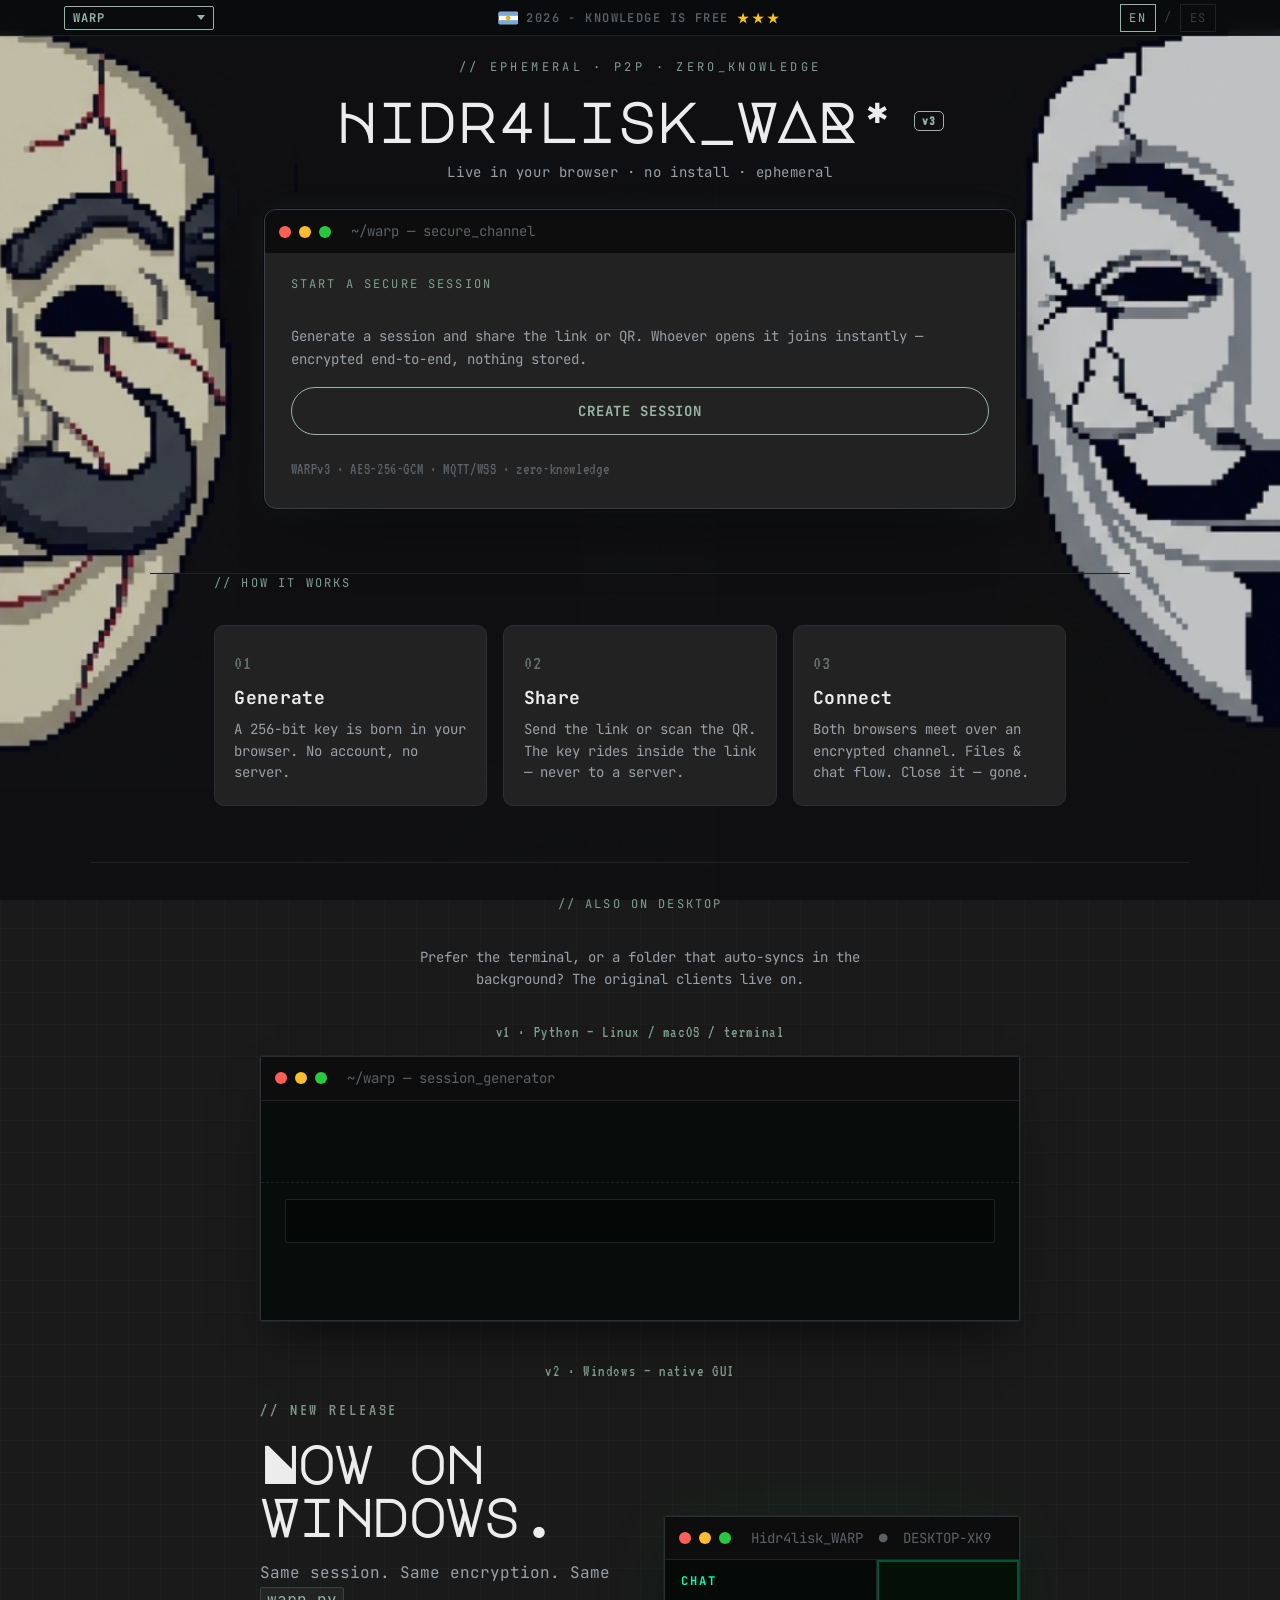
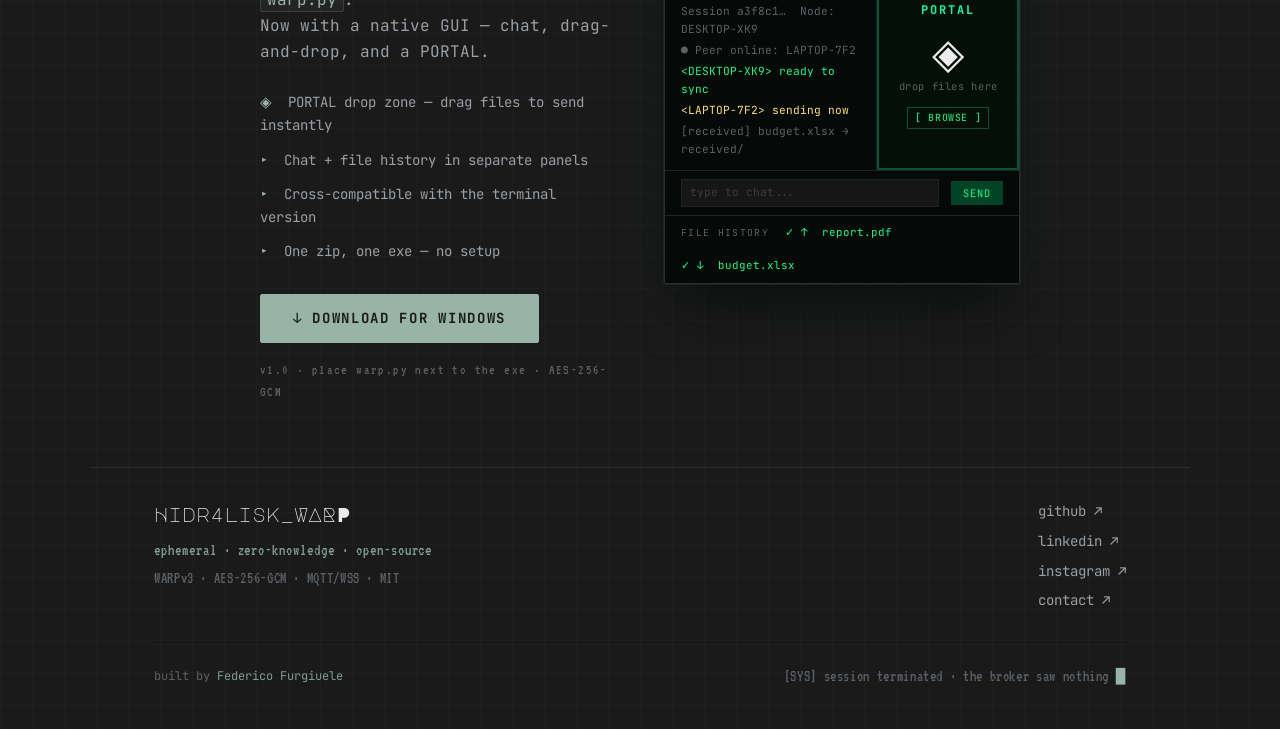
<file: index.html>
<!DOCTYPE html>
<html lang="en">

<head>
    <meta charset="UTF-8">
    <meta name="viewport" content="width=device-width, initial-scale=1.0, viewport-fit=cover">
    <meta name="description"
        content="Hidr4lisk_WARP v3 — Ephemeral, zero-knowledge encrypted file transfer & chat, right in your browser. Generate a session, share a link or QR, connect instantly. Nothing stored.">
    <title>Hidr4lisk_WARP // Ephemeral P2P in your browser</title>
    <link rel="preconnect" href="https://fonts.googleapis.com">
    <link rel="preconnect" href="https://fonts.gstatic.com" crossorigin>
    <link href="https://fonts.googleapis.com/css2?family=JetBrains+Mono:wght@400;500;700;800&family=Major+Mono+Display&family=VT323&display=swap" rel="stylesheet">
    <link rel="stylesheet" href="index.css">
    <link rel="stylesheet" href="app.css">
</head>

<body>
    <div class="bg-fixed" aria-hidden="true"></div>
    <div id="glitch-overlay" aria-hidden="true"></div>
    <a class="skip-link" href="#main-content">Skip to main content</a>

    <!-- ── Top bar (navbar) ─────────────────────────────────────────── -->
    <div class="top-bar" role="complementary" aria-label="System status">
        <div class="top-bar__inner">
            <div class="top-bar__left">
                <select class="tool-select" aria-label="Hidr4lisk tools"
                        onchange="window.location.href=this.value">
                    <option value="https://hidralisk.online">Hidr4lisk_</option>
                    <option value="https://hidr4lisk.github.io/swarm">SWARM</option>
                    <option value="https://hidr4lisk.github.io/hidralisk-os">HIDRALISK OS</option>
                    <option value="https://hidr4lisk.github.io/pentool">PENTOOL</option>
                    <option value="https://hidr4lisk.github.io/tech">TECH</option>
                    <option value="https://hidr4lisk.github.io/shield">SHIELD</option>
                    <option value="https://hidr4lisk.github.io/warp" selected>WARP</option>
                </select>
            </div>
            <div class="gov-banner" aria-hidden="true">
                <span class="gov-flag" title="Argentina"><svg width="20" height="13" viewBox="0 0 30 20" role="img" aria-label="Argentina"><rect width="30" height="20" fill="#fff"/><rect width="30" height="6.667" fill="#75AADB"/><rect width="30" height="6.667" y="13.333" fill="#75AADB"/><polygon fill="#F6B40E" points="19.2,10 17.495,8.966 17.969,7.031 16.034,7.505 15,5.8 13.966,7.505 12.031,7.031 12.505,8.966 10.8,10 12.505,11.034 12.031,12.969 13.966,12.495 15,14.2 16.034,12.495 17.969,12.969 17.495,11.034"/><circle cx="15" cy="10" r="2.7" fill="#F6B40E" stroke="#85340A" stroke-width=".25"/></svg></span>
                <span data-i18n="nav_motto">2026 - Knowledge is free</span>
                <span class="gov-stars">★★★</span>
            </div>
            <div class="top-bar__right">
                <nav class="lang-toggle" aria-label="Language selector">
                    <button class="lang-btn active" id="lang-en" onclick="setLang('en')" aria-pressed="true">EN</button>
                    <span class="lang-sep" aria-hidden="true">/</span>
                    <button class="lang-btn" id="lang-es" onclick="setLang('es')" aria-pressed="false">ES</button>
                </nav>
            </div>
        </div>
    </div>

    <div class="page-wrapper" id="main-content">

        <!-- ══════════════════════════════════════════════════════════════
             HERO — el cliente v3 EN VIVO es el héroe
             ══════════════════════════════════════════════════════════════ -->
        <header class="hero3">
            <p class="hero3__eyebrow"><span data-i18n="hero_eyebrow">// EPHEMERAL · P2P · ZERO_KNOWLEDGE</span></p>
            <h1 class="hero3__title"><span class="hero3__title-text">Hidr4lisk_WARP</span><span class="hero3__ver vt323">v3</span></h1>
            <p class="hero3__kicker" data-i18n="hero_kicker">Live in your browser · no install · ephemeral</p>

            <!-- Cliente dentro del marco terminal -->
            <div class="client">
                <div class="terminal-header">
                    <span class="btn close" aria-hidden="true"></span>
                    <span class="btn min" aria-hidden="true"></span>
                    <span class="btn max" aria-hidden="true"></span>
                    <span class="title">~/warp — secure_channel</span>
                </div>
                <div class="client__body">

                    <!-- Screen: start -->
                    <section class="screen" id="screen-start">
                        <p class="section-eyebrow" data-i18n="start_title">Start a secure session</p>
                        <p class="muted" data-i18n="start_desc">Generate a session and share the link or QR.</p>
                        <button id="create-btn" class="btn-primary" data-i18n="btn_create">CREATE SESSION</button>
                        <p id="start-error" class="err hidden"></p>
                        <p class="about-tags vt323">WARPv3 · AES-256-GCM · MQTT/WSS · zero-knowledge</p>
                    </section>

                    <!-- Screen: room -->
                    <section class="screen hidden" id="screen-room">
                        <div class="peer-status" id="peer-status"></div>

                        <!-- Invitar (colapsable) -->
                        <div class="invite" id="invite">
                            <button class="invite-reopen" id="invite-reopen" type="button">
                                <span data-i18n="invite_title">// INVITE A PEER</span> <span aria-hidden="true">▾</span>
                            </button>
                            <div class="invite-body">
                                <button class="invite-close" id="invite-close" type="button" aria-label="Close">×</button>
                                <p class="section-eyebrow" data-i18n="invite_title">// INVITE A PEER</p>
                                <p class="muted" data-i18n="invite_desc">Send this link or let them scan the QR.</p>
                                <div class="qr-wrap">
                                    <div class="qr" id="qr" aria-label="Session QR code"></div>
                                    <span class="qr-logo">Hidr4lisk_</span>
                                </div>
                                <input id="share-link" class="share-link" readonly aria-label="Session link">
                                <div class="btn-row">
                                    <button id="share-btn" class="btn-primary" data-i18n="btn_share">↗ SHARE LINK</button>
                                    <button id="copy-btn" class="btn-ghost" data-i18n="btn_copy">⧉ COPY</button>
                                    <button id="qr-save-btn" class="btn-ghost" data-i18n="btn_qr">⤓ SAVE QR</button>
                                </div>
                            </div>
                        </div>

                        <div class="room-grid">
                            <!-- Chat -->
                            <div class="panel chat-card">
                                <p class="section-eyebrow" data-i18n="chat_title">// CHAT</p>
                                <div class="chat-log" id="chat-log" aria-live="polite"></div>
                                <div class="chat-input-row">
                                    <input id="chat-input" class="text-input" maxlength="2000" autocomplete="off"
                                           data-i18n-placeholder="chat_placeholder" placeholder="Type a message…">
                                    <button id="chat-send" class="btn-send" aria-label="Send">↵</button>
                                </div>
                            </div>

                            <!-- PORTAL (estilo Rick & Morty) -->
                            <div class="panel portal-card">
                                <p class="section-eyebrow" data-i18n="portal_title">// PORTAL</p>
                                <div class="portal" id="portal" role="button" tabindex="0" aria-label="Drop files to send">
                                    <span class="portal-ring" aria-hidden="true"></span>
                                    <span class="portal-ring portal-ring--2" aria-hidden="true"></span>
                                    <span class="portal-core" aria-hidden="true"></span>
                                    <span class="portal-hint" data-i18n="portal_hint">Drop files here or tap to choose</span>
                                    <input type="file" id="file-input" multiple hidden>
                                </div>
                                <p class="section-eyebrow xfer-eyebrow" data-i18n="transfers_title">// TRANSFERS</p>
                                <div class="transfers" id="transfers"></div>
                            </div>
                        </div>

                        <a class="leave" href="index.html" data-i18n="leave">↺ NEW SESSION</a>
                    </section>

                </div>
            </div>
        </header>

        <!-- ══════════════════════════════════════════════════════════════
             HOW IT WORKS — secuencia real (3 pasos)
             ══════════════════════════════════════════════════════════════ -->
        <section class="web-how" aria-labelledby="web-how-label">
            <p class="section-eyebrow" id="web-how-label" data-i18n="web_how_title">// HOW IT WORKS</p>
            <ol class="web-how__steps">
                <li class="web-step" data-animatable>
                    <span class="web-step__n vt323">01</span>
                    <h3 class="web-step__t" data-i18n="web_s1_t">Generate</h3>
                    <p class="web-step__d" data-i18n="web_s1_d">A 256-bit key is born in your browser.</p>
                </li>
                <li class="web-step" data-animatable>
                    <span class="web-step__n vt323">02</span>
                    <h3 class="web-step__t" data-i18n="web_s2_t">Share</h3>
                    <p class="web-step__d" data-i18n="web_s2_d">Send the link or scan the QR.</p>
                </li>
                <li class="web-step" data-animatable>
                    <span class="web-step__n vt323">03</span>
                    <h3 class="web-step__t" data-i18n="web_s3_t">Connect</h3>
                    <p class="web-step__d" data-i18n="web_s3_d">An encrypted channel forms. Files & chat flow.</p>
                </li>
            </ol>
        </section>

        <main>
        <!-- ══════════════════════════════════════════════════════════════
             LEGACY — los clientes de escritorio (v1 Python, v2 Windows)
             ══════════════════════════════════════════════════════════════ -->
        <section class="legacy" id="desktop" aria-labelledby="legacy-label">
            <div class="legacy__head">
                <p class="section-eyebrow" id="legacy-label" data-i18n="legacy_eyebrow">// ALSO ON DESKTOP</p>
                <p class="legacy__lead" data-i18n="legacy_lead">Prefer the terminal, or a folder that auto-syncs? The original clients live on.</p>
            </div>

            <!-- v1 · Python -->
            <div class="legacy__client">
                <p class="legacy__tag vt323" data-i18n="legacy_v1">v1 · Python — Linux / macOS / terminal</p>
                <div class="terminal-window">
                    <div class="terminal-header">
                        <span class="btn close" aria-hidden="true"></span>
                        <span class="btn min" aria-hidden="true"></span>
                        <span class="btn max" aria-hidden="true"></span>
                        <span class="title">~/warp — session_generator</span>
                    </div>
                    <div class="terminal-body" id="terminal-output">
                        <p class="user-input" id="terminal-init-line" data-i18n="terminal_init">&gt; Initialize secure session?</p>
                    </div>
                    <div class="action-container">
                        <input type="text" id="broker-url" data-i18n-placeholder="broker_placeholder"
                            placeholder="Custom Broker (optional, e.g.: my-server.com:1883)" class="cyber-input"
                            aria-label="Custom broker address">
                        <div class="action-buttons">
                            <button id="generate-btn" class="cta-primary" aria-label="Generate session">
                                <span data-i18n="btn_generate">GENERATE SESSION</span>
                            </button>
                            <a class="cta-secondary" href="https://github.com/hidr4lisk/warp" target="_blank" rel="noopener" aria-label="Read the documentation on GitHub">
                                <span data-i18n="cta_secondary">READ THE DOCS →</span>
                            </a>
                        </div>
                    </div>
                </div>
                <!-- Deploy sidebar (post-generation) + dummies de compat para generator.js -->
                <div class="carousel" aria-hidden="true" style="display:none">
                    <div class="carousel-track">
                        <div class="carousel-slide"><div class="feature-card"></div></div>
                        <div class="carousel-slide"><div class="feature-card"></div></div>
                        <div class="carousel-slide"><div class="feature-card"></div></div>
                    </div>
                    <div class="carousel-dots">
                        <button class="carousel-dot active" data-slide="0"></button>
                        <button class="carousel-dot" data-slide="1"></button>
                        <button class="carousel-dot" data-slide="2"></button>
                    </div>
                </div>
                <section class="deploy-sidebar hidden" aria-label="Deployment info">
                    <p class="success-msg" data-i18n="success_msg">// Session keys injected. Node ready for deployment.</p>
                    <div class="sidebar-buttons">
                        <button id="download-warp" class="cta-primary sidebar-btn sub-action" data-i18n="btn_download">↓ DOWNLOAD warp.py</button>
                        <button id="reset-btn" class="cta-secondary sidebar-btn sub-action" data-i18n="btn_reset">↺ NEW SESSION</button>
                    </div>
                    <div class="protocol-note">
                        <span class="note-label" data-i18n="protocol_label">// HOW IT WORKS</span>
                        <span data-i18n="protocol_text">Files are chunked, encrypted (AES-256-GCM), and pushed over MQTT. Nodes identify by hostname. Keys never leave your machine. Shut it down — session is gone.</span>
                    </div>
                </section>
                <div class="panel-about" aria-hidden="true" style="display:none"></div>
            </div>

            <!-- v2 · Windows GUI -->
            <div class="legacy__client" id="windows">
                <p class="legacy__tag vt323" data-i18n="legacy_v2">v2 · Windows — native GUI</p>
                <div class="win-launch__layout">
                    <div class="win-launch__copy">
                        <div class="win-launch__new vt323" data-i18n="win_new_badge">// NEW RELEASE</div>
                        <h2 class="win-launch__title" data-i18n="win_title">Now on Windows.</h2>
                        <p class="win-launch__sub" data-i18n-html="win_sub">Same session. Same encryption. Same <code class="inline">warp.py</code>.<br>Now with a native GUI — chat, drag-and-drop, and a PORTAL.</p>
                        <ul class="win-launch__bullets">
                            <li><span class="win-bullet-portal">◈</span> PORTAL drop zone — drag files to send instantly</li>
                            <li><span class="bullet-arrow">▸</span> Chat + file history in separate panels</li>
                            <li><span class="bullet-arrow">▸</span> Cross-compatible with the terminal version</li>
                            <li><span class="bullet-arrow">▸</span> One zip, one exe — no setup</li>
                        </ul>
                        <div class="win-launch__actions">
                            <a href="https://github.com/hidr4lisk/warp/releases/latest" class="cta-primary" target="_blank" rel="noopener" data-i18n="win_download_btn">↓ DOWNLOAD FOR WINDOWS</a>
                        </div>
                        <p class="win-launch__note vt323" data-i18n="win_note">v1.0 · place warp.py next to the exe · AES-256-GCM</p>
                    </div>
                    <div class="win-launch__preview" aria-hidden="true">
                        <div class="win-mockup">
                            <div class="win-mockup__bar">
                                <span class="btn close"></span><span class="btn min"></span><span class="btn max"></span>
                                <span class="title">Hidr4lisk_WARP &nbsp;●&nbsp; DESKTOP-XK9</span>
                            </div>
                            <div class="win-mockup__body">
                                <div class="win-mockup__chat">
                                    <div class="wm-label">CHAT</div>
                                    <div class="wm-line wm-sys">Session a3f8c1… &nbsp;Node: DESKTOP-XK9</div>
                                    <div class="wm-line wm-sys">● Peer online: LAPTOP-7F2</div>
                                    <div class="wm-line wm-me">&lt;DESKTOP-XK9&gt; ready to sync</div>
                                    <div class="wm-line wm-peer">&lt;LAPTOP-7F2&gt; sending now</div>
                                    <div class="wm-line wm-sys">[received] budget.xlsx → received/</div>
                                </div>
                                <div class="win-mockup__portal">
                                    <div class="wm-label">PORTAL</div>
                                    <div class="wm-portal-icon">◈</div>
                                    <div class="wm-portal-hint">drop files here</div>
                                    <div class="wm-portal-browse">[ BROWSE ]</div>
                                </div>
                            </div>
                            <div class="win-mockup__input">
                                <div class="wm-input-field">type to chat...</div>
                                <div class="wm-send">SEND</div>
                            </div>
                            <div class="win-mockup__history">
                                <span class="wm-hist-label">FILE HISTORY</span>
                                <span class="wm-hist-item">✓ ↑&nbsp; report.pdf</span>
                                <span class="wm-hist-item">✓ ↓&nbsp; budget.xlsx</span>
                            </div>
                        </div>
                    </div>
                </div>
            </div>
        </section>
        </main>

        <!-- ══════════════════════════════════════════════════════════════ FOOTER ═══ -->
        <footer class="foot">
            <div class="foot__top">
                <div class="foot__brand">
                    <p class="foot__word">Hidr4lisk_WARP</p>
                    <p class="foot__tag vt323">ephemeral · zero-knowledge · open-source</p>
                    <p class="foot__chips vt323">WARPv3 · AES-256-GCM · MQTT/WSS · MIT</p>
                </div>
                <nav class="foot__links" aria-label="Links">
                    <a href="https://github.com/hidr4lisk/warp" target="_blank" rel="noopener">github ↗</a>
                    <a href="https://linkedin.com/in/federico-furgiuele" target="_blank" rel="noopener">linkedin ↗</a>
                    <a href="https://instagram.com/hidralisk.online" target="_blank" rel="noopener">instagram ↗</a>
                    <a href="mailto:hidralisk.online@gmail.com">contact ↗</a>
                </nav>
            </div>
            <div class="foot__bottom">
                <span class="foot__by">built by <a href="https://linkedin.com/in/federico-furgiuele" target="_blank" rel="noopener">Federico Furgiuele</a></span>
                <span class="vt323 foot__sys">[SYS] session terminated · the broker saw nothing <span class="foot__blink">█</span></span>
            </div>
        </footer>

    </div><!-- /page-wrapper -->

    <template id="deploy-content">
        <div class="steps">
            <div class="step">
                <span class="step-num">01</span>
                <div class="step-body">
                    <p data-i18n-html="step1_desc">Copy <code class="inline">warp.py</code> into the folder you want to sync on <strong>each machine</strong>.</p>
                </div>
            </div>
            <div class="step">
                <span class="step-num">02</span>
                <div class="step-body">
                    <p data-i18n="step2_desc">Create a virtual environment and install the 3 dependencies:</p>
                    <div class="code-container">
                        <code class="block" id="cmd-install">python3 -m venv .venv<br>source .venv/bin/activate<br>pip install paho-mqtt cryptography watchdog</code>
                        <button class="copy-btn" onclick="copyToClipboard('cmd-install', this)">Copy</button>
                    </div>
                </div>
            </div>
            <div class="step">
                <span class="step-num">03</span>
                <div class="step-body">
                    <p data-i18n="step3_desc">Run the node. That's it.</p>
                    <div class="code-container">
                        <code class="block" id="cmd-run">python3 warp.py</code>
                        <button class="copy-btn" onclick="copyToClipboard('cmd-run', this)">Copy</button>
                    </div>
                </div>
            </div>
        </div>
    </template>

    <script src="generator.js"></script>
    <script src="index.js"></script>
    <script src="vendor/mqtt.min.js"></script>
    <script src="vendor/qrcode.min.js"></script>
    <script src="app.js"></script>
</body>

</html>
</file>
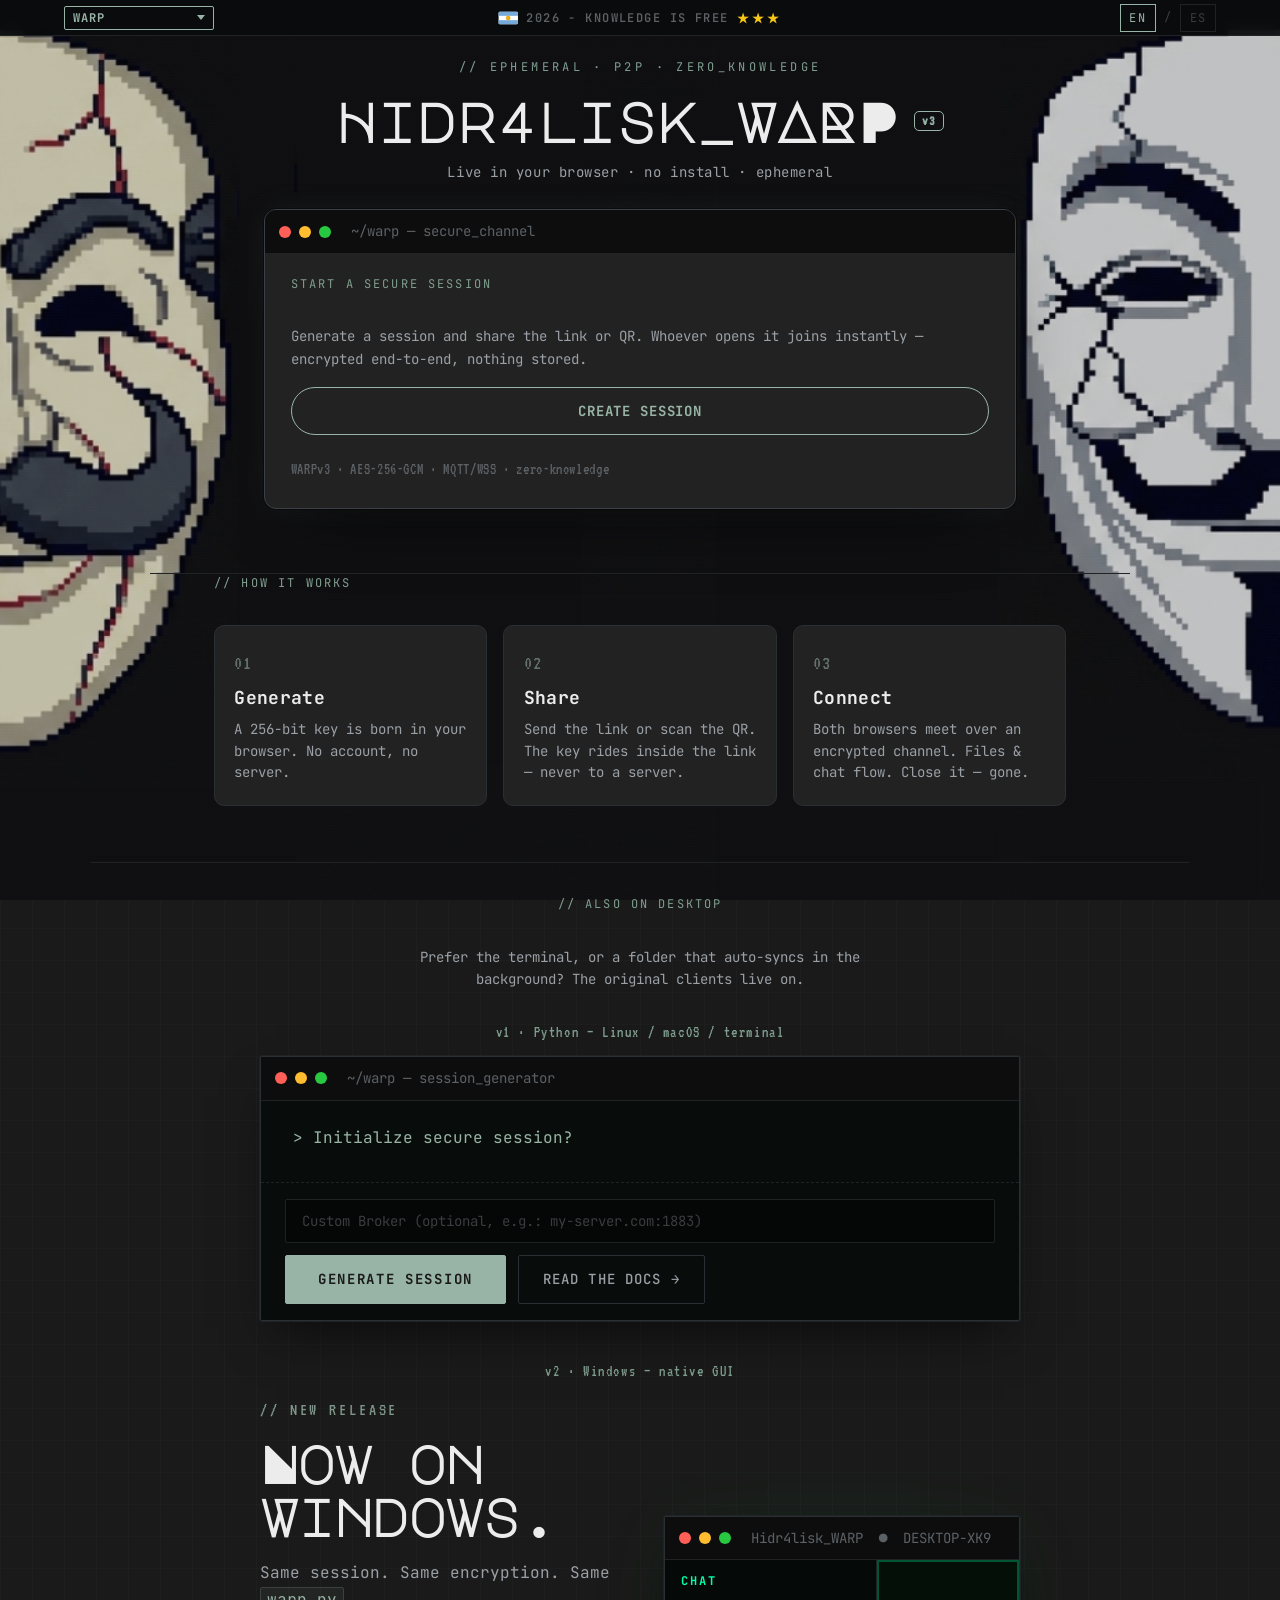
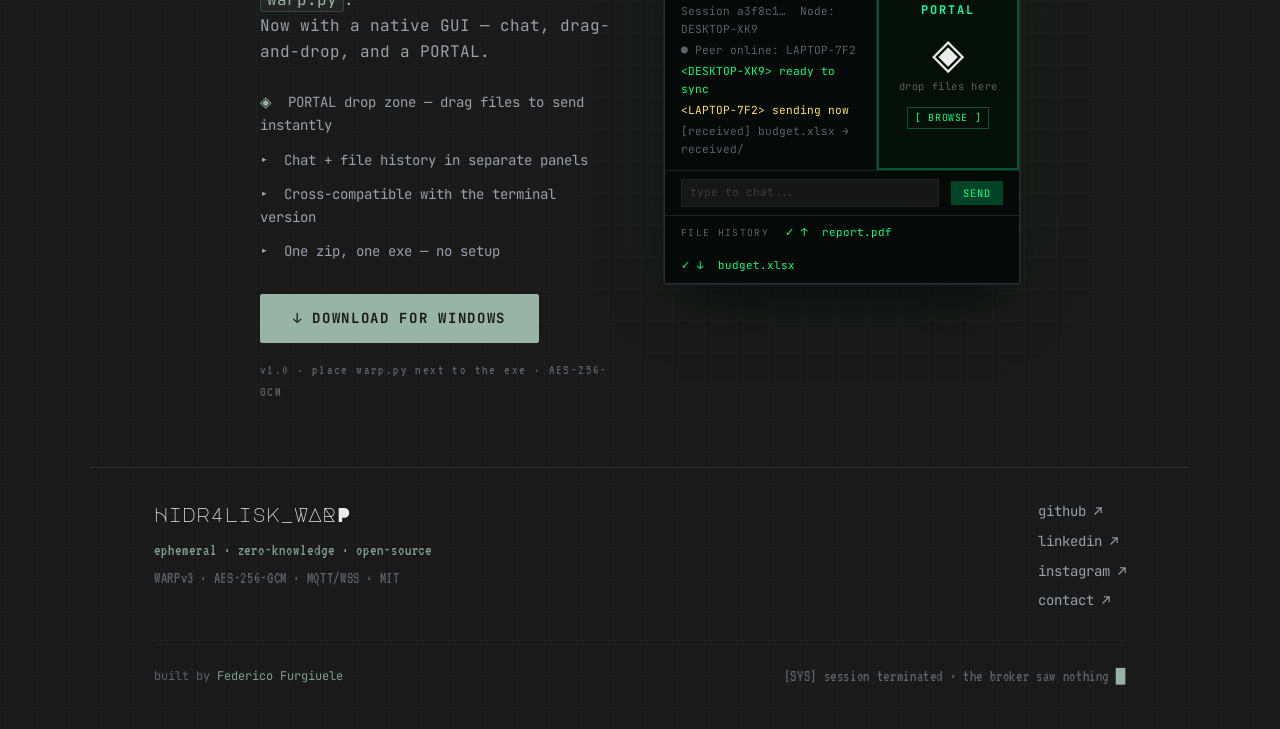
<file: app.html>
<!DOCTYPE html>
<html lang="en">
<head>
    <meta charset="UTF-8">
    <meta name="viewport" content="width=device-width, initial-scale=1.0">
    <title>Hidr4lisk_WARP</title>
    <!-- v3 unificado en index.html (página única). Redirige preservando el #hash
         para que los links/QR ya compartidos a /app.html sigan uniéndose. -->
    <script>location.replace('index.html' + location.hash);</script>
    <link rel="canonical" href="index.html">
</head>
<body></body>
</html>
</file>
<file: index.css>
/* ── Design tokens ──────────────────────────────────────────────────── */
:root {
    /* Surface */
    --bg-base:      #1A1A1A;
    --bg-surface:   #222222;
    --bg-elevated:  #2a2a2a;

    /* Borders */
    --border-subtle:  #1f2326;
    --border-default: #2a2f33;
    --border-strong:  #3a4045;

    /* Text */
    --text-primary:   #ececec;
    --text-secondary: #9aa0a6;
    --text-tertiary:  #5c6166;
    --text-disabled:  #3a3d40;

    /* Accent — one colour only */
    --accent:      #98B4A6;
    --accent-dim:  #7f9e8f;
    --accent-glow: rgba(152, 180, 166, 0.35);
    --accent-soft: rgba(152, 180, 166, 0.08);

    /* States */
    --danger:  #ff5252;
    --info:    #6ab7ff;

    /* Typography */
    --font-display: 'Major Mono Display', 'JetBrains Mono', monospace;
    --font-mono:    'JetBrains Mono', 'SF Mono', Consolas, monospace;

    /* Spacing (4px base) */
    --s-1:  0.25rem;
    --s-2:  0.5rem;
    --s-3:  0.75rem;
    --s-4:  1rem;
    --s-5:  1.5rem;
    --s-6:  2rem;
    --s-7:  3rem;
    --s-8:  4rem;
    --s-9:  6rem;

    /* Type scale */
    --t-xs:   0.75rem;
    --t-sm:   0.875rem;
    --t-base: 1rem;
    --t-lg:   1.125rem;
    --t-xl:   1.5rem;
    --t-2xl:  2rem;
    --t-3xl:  3rem;
    --t-hero: clamp(1.8rem, 5vw, 3.6rem);

    /* Radii */
    --r-0: 0;
    --r-1: 2px;
    --r-2: 4px;

    /* Shadows / glows */
    --glow-accent: 0 0 0 1px var(--accent), 0 0 24px var(--accent-glow);
    --glow-soft:   0 0 32px var(--accent-soft);

    /* Motion */
    --ease-out:    cubic-bezier(0.16, 1, 0.3, 1);
    --ease-in-out: cubic-bezier(0.65, 0, 0.35, 1);
    --dur-fast:    150ms;
    --dur-base:    250ms;
    --dur-slow:    450ms;

    /* Page padding */
    --page-pad: var(--s-4);
}

@media (min-width: 640px)  { :root { --page-pad: var(--s-5); } }
@media (min-width: 1024px) { :root { --page-pad: var(--s-7); } }
@media (min-width: 1280px) { :root { --page-pad: var(--s-8); } }

/* ── Reset ──────────────────────────────────────────────────────────── */
*, *::before, *::after { box-sizing: border-box; margin: 0; padding: 0; }

/* ── Base ────────────────────────────────────────────────────────────── */
html { scroll-behavior: smooth; }

body {
    background-color: var(--bg-base);
    background-image:
        linear-gradient(rgba(255,255,255,0.018) 1px, transparent 1px),
        linear-gradient(90deg, rgba(255,255,255,0.018) 1px, transparent 1px);
    background-size: 32px 32px;
    color: var(--text-primary);
    font-family: var(--font-mono);
    font-size: var(--t-base);
    line-height: 1.6;
    overflow-x: hidden;
    min-height: 100vh;
    min-height: 100dvh;
    padding-top: env(safe-area-inset-top, 0);
    padding-bottom: env(safe-area-inset-bottom, 0);
}

/* Fixed background image — desktop only (móvil queda con --bg-base plano) */
.bg-fixed {
    display: none;
}
@media (min-width: 1024px) {
    .bg-fixed {
        display: block;
        position: fixed;
        inset: 0;
        z-index: -1;
        background: url("fondowarp.png") center / cover no-repeat;
    }
}

/* Scanlines overlay */
body::before {
    content: '';
    position: fixed;
    inset: 0;
    pointer-events: none;
    background: repeating-linear-gradient(
        0deg,
        transparent 0,
        transparent 2px,
        rgba(255,255,255,0.012) 2px,
        rgba(255,255,255,0.012) 3px
    );
    z-index: 1;
    mix-blend-mode: overlay;
}

/* ── Skip link ──────────────────────────────────────────────────────── */
.skip-link {
    position: absolute;
    top: -100%;
    left: var(--page-pad);
    background: var(--accent);
    color: var(--bg-base);
    padding: var(--s-2) var(--s-4);
    font-family: var(--font-mono);
    font-weight: 700;
    text-decoration: none;
    z-index: 1000;
    transition: top var(--dur-fast);
}
.skip-link:focus { top: 0; }

/* ── VT323 utility ──────────────────────────────────────────────────── */
.vt323 { font-family: 'VT323', monospace; letter-spacing: 0.05em; }

/* ── Utility ────────────────────────────────────────────────────────── */
.hidden { display: none !important; }
.accent-word  { color: var(--accent); }
.accent-text  { color: var(--accent); }
.bullet-arrow { color: var(--accent); margin-right: var(--s-2); }

/* ── Top bar ─────────────────────────────────────────────────────────── */
.top-bar {
    position: sticky;
    top: 0;
    z-index: 200;
    height: 36px;
    background: rgba(10, 11, 12, 0.92);
    border-bottom: 1px solid var(--border-subtle);
    backdrop-filter: blur(8px);
    -webkit-backdrop-filter: blur(8px);
}

.top-bar__inner {
    max-width: 1320px;
    margin: 0 auto;
    padding-inline: max(var(--page-pad), env(safe-area-inset-left));
    height: 100%;
    display: flex;
    align-items: center;
    justify-content: space-between;
    gap: var(--s-4);
    position: relative;   /* ancla del .gov-banner centrado */
}

/* Banner lema pirata — centrado absoluto en la top-bar. Bandera SVG (no emoji: Windows) + ★ de texto. Solo PC. */
.gov-banner {
    position: absolute;
    left: 50%;
    top: 50%;
    transform: translate(-50%, -50%);
    display: flex;
    align-items: center;
    gap: 8px;
    font-size: var(--t-xs);
    font-weight: 600;
    letter-spacing: 0.12em;
    text-transform: uppercase;
    color: var(--text-tertiary);
    white-space: nowrap;
    pointer-events: none;
}
.gov-banner > span { display: inline-flex; align-items: center; line-height: 1; }
.gov-banner .gov-flag svg { display: block; border-radius: 2px; box-shadow: 0 0 0 1px rgba(0, 0, 0, .18); }
.gov-banner .gov-stars { color: #f5c518; letter-spacing: 3px; font-size: 13px; }
@media (max-width: 1023px) { .gov-banner { display: none; } }

.top-bar__left,
.top-bar__right {
    display: flex;
    align-items: center;
    gap: var(--s-3);
    font-size: var(--t-xs);
    color: var(--text-tertiary);
    letter-spacing: 0.12em;
    text-transform: uppercase;
}

.top-bar__brand {
    color: var(--text-secondary);
    font-weight: 700;
    letter-spacing: 0.02em;
    text-transform: none;
}

.top-bar__online { color: var(--accent); }
.top-bar__sep    { color: var(--border-strong); }

.top-bar__brand-prefix { color: var(--accent); font-weight: 700; letter-spacing: 0.02em; text-transform: none; }
.top-bar__brand-tool   { color: var(--accent); font-weight: 700; letter-spacing: 0.02em; }

.tool-nav {
    display: flex;
    align-items: center;
    gap: var(--s-2);
}

.tool-nav__btn {
    padding: 2px var(--s-2);
    font-size: var(--t-xs);
    font-weight: 700;
    letter-spacing: 0.12em;
    text-transform: uppercase;
    text-decoration: none;
    color: var(--accent);
    border: 1px solid var(--accent);
    border-radius: var(--r-1);
    background: transparent;
    transition: color var(--dur-fast), background var(--dur-fast);
}

.tool-nav__btn:hover {
    color: var(--bg-base);
    background: var(--accent);
}

.tool-nav__btn.active {
    color: var(--bg-base);
    background: var(--accent);
    border-color: var(--accent);
    pointer-events: none;
}

.tool-nav__btn--brand { text-transform: none; }

.tool-select { min-width: 150px;
    appearance: none;
    -webkit-appearance: none;
    background-color: transparent;
    background-image: url("data:image/svg+xml,%3Csvg xmlns='http://www.w3.org/2000/svg' width='8' height='5'%3E%3Cpath d='M0 0l4 5 4-5z' fill='%2398B4A6'/%3E%3C/svg%3E");
    background-repeat: no-repeat;
    background-position: right 8px center;
    background-size: 8px 5px;
    border: 1px solid var(--accent);
    color: var(--accent);
    font-family: var(--font-mono);
    font-size: var(--t-xs);
    font-weight: 700;
    letter-spacing: 0.08em;
    padding: 3px 28px 3px 8px;
    cursor: pointer;
    border-radius: var(--r-1);
}
.tool-select:focus-visible { outline: 2px solid var(--accent); outline-offset: 2px; }

.status-dot {
    width: 7px;
    height: 7px;
    border-radius: 50%;
    background: var(--accent);
    box-shadow: 0 0 8px var(--accent-glow);
    animation: pulse 2s ease-in-out infinite;
    flex-shrink: 0;
}

/* ── Page wrapper ───────────────────────────────────────────────────── */
.page-wrapper {
    max-width: 1320px;
    margin: 0 auto;
    padding-inline: var(--page-pad);
    position: relative;
    z-index: 10;
}

/* ── Hero ────────────────────────────────────────────────────────────── */
.hero {
    display: grid;
    grid-template-columns: 1fr;
    gap: var(--s-5);
    padding-block: var(--s-5) var(--s-4);
    align-items: start;
}

@media (min-width: 1024px) {
    .hero {
        grid-template-columns: 55% 1fr;
        gap: var(--s-6);
    }
}

.hero__eyebrow {
    font-size: var(--t-xs);
    color: var(--accent);
    letter-spacing: 0.18em;
    text-transform: uppercase;
    margin-bottom: var(--s-4);
}

.hero__title {
    font-family: var(--font-display);
    font-size: var(--t-hero);
    color: var(--text-primary);
    letter-spacing: -0.02em;
    line-height: 1.05;
    margin-bottom: var(--s-5);
}

.hero__subtitle {
    font-size: var(--t-lg);
    color: var(--text-secondary);
    line-height: 1.5;
    max-width: 52ch;
}

/* Generator panel */
.hero__text    { min-width: 0; }
.hero__generator {
    position: relative;
    min-width: 0;
}

.generator-halo {
    position: absolute;
    inset: -20%;
    background: radial-gradient(ellipse at center, var(--accent-glow) 0%, transparent 60%);
    filter: blur(60px);
    z-index: 0;
    animation: glow-pulse 6s ease-in-out infinite;
    pointer-events: none;
}

/* ── Terminal window (shared — hero + setup) ───────────────────────── */
.terminal-window,
.setup-terminal {
    background: rgba(8, 12, 10, 0.95);
    border: 1px solid var(--border-default);
    border-radius: var(--r-1);
    overflow: hidden;
    box-shadow: 0 0 0 1px var(--border-subtle), 0 24px 48px -16px rgba(0,0,0,0.6);
    position: relative;
    z-index: 1;
    flex: 1;
    display: flex;
    flex-direction: column;
    min-height: 0;
}

.terminal-header {
    background: #0d0d0d;
    padding: 10px 14px;
    border-bottom: 1px solid var(--border-subtle);
    display: flex;
    align-items: center;
    flex-shrink: 0;
}

.btn {
    width: 12px;
    height: 12px;
    border-radius: 50%;
    margin-right: 8px;
    flex-shrink: 0;
}
.btn.close { background: #ff5f57; }
.btn.min   { background: #febc2e; }
.btn.max   { background: #28c840; }

.title {
    margin-left: 12px;
    color: var(--text-tertiary);
    font-size: var(--t-sm);
}

/* ── Terminal body (output) ─────────────────────────────────────────── */
.terminal-body {
    padding: var(--s-5) var(--s-6);
    min-height: 80px;
    overflow-x: auto;
    overflow-y: auto;
    font-size: var(--t-base);
    flex: 1;
}

.terminal-body p { margin-bottom: var(--s-2); color: var(--text-secondary); word-break: break-all; overflow-wrap: break-word; }
.terminal-body .user-input { color: var(--accent); }

/* ── Action container ───────────────────────────────────────────────── */
.action-container {
    padding: var(--s-4) var(--s-5);
    border-top: 1px dashed var(--border-subtle);
    flex-shrink: 0;
}

.action-buttons {
    display: flex;
    flex-wrap: wrap;
    gap: var(--s-3);
    margin-top: var(--s-3);
}

/* ── CTA buttons ────────────────────────────────────────────────────── */
.cta-primary {
    display: inline-flex;
    align-items: center;
    gap: var(--s-3);
    padding: var(--s-3) var(--s-6);
    font-family: var(--font-mono);
    font-weight: 700;
    font-size: var(--t-sm);
    letter-spacing: 0.12em;
    text-transform: uppercase;
    color: var(--bg-base);
    background: var(--accent);
    border: 1px solid var(--accent);
    border-radius: var(--r-1);
    cursor: pointer;
    text-decoration: none;
    min-height: 48px;
    transition:
        transform var(--dur-fast) var(--ease-out),
        box-shadow var(--dur-base) var(--ease-out);
}

@media (hover: hover) {
    .cta-primary:hover {
        transform: translateY(-1px);
        box-shadow: 0 0 32px var(--accent-glow), 0 0 80px var(--accent-soft);
    }
}
.cta-primary:active { transform: scale(0.98); }
.cta-primary:focus-visible { outline: 2px solid var(--accent); outline-offset: 4px; }

.cta-secondary {
    display: inline-flex;
    align-items: center;
    padding: var(--s-3) var(--s-5);
    font-family: var(--font-mono);
    font-weight: 500;
    font-size: var(--t-sm);
    letter-spacing: 0.08em;
    text-transform: uppercase;
    color: var(--text-secondary);
    background: transparent;
    border: 1px solid var(--border-default);
    border-radius: var(--r-1);
    cursor: pointer;
    text-decoration: none;
    min-height: 48px;
    transition:
        border-color var(--dur-base) var(--ease-out),
        color var(--dur-base) var(--ease-out);
}

@media (hover: hover) {
    .cta-secondary:hover {
        border-color: var(--accent);
        color: var(--accent);
    }
}
.cta-secondary:focus-visible { outline: 2px solid var(--accent); outline-offset: 4px; }

/* ── Broker input ───────────────────────────────────────────────────── */
.cyber-input {
    background: rgba(0,0,0,0.4);
    border: 1px solid var(--border-subtle);
    color: var(--text-primary);
    font-family: var(--font-mono);
    font-size: var(--t-sm);
    padding: var(--s-3) var(--s-4);
    width: 100%;
    outline: none;
    transition: border-color var(--dur-base), box-shadow var(--dur-base);
    border-radius: var(--r-1);
}
.cyber-input:focus {
    border-color: var(--accent);
    box-shadow: 0 0 0 2px var(--accent-soft);
}
.cyber-input::placeholder { color: var(--text-disabled); }

/* ── Layout body (generator.js compat) ──────────────────────────────── */
.layout-body { margin-block: var(--s-2); }

/* ── Deploy sidebar ─────────────────────────────────────────────────── */
.deploy-sidebar {
    background: var(--bg-surface);
    border: 1px solid var(--border-default);
    padding: var(--s-5);
    margin-block: var(--s-6);
    animation: fade-up var(--dur-slow) var(--ease-out) forwards;
}

.success-msg {
    color: var(--accent);
    font-size: var(--t-sm);
    margin-bottom: var(--s-4);
    opacity: 0.9;
}

.sidebar-buttons {
    display: flex;
    flex-wrap: wrap;
    gap: var(--s-3);
    margin-bottom: var(--s-5);
}

.sidebar-btn {
    flex: 1;
    min-width: 140px;
    justify-content: center;
}

.sub-action {
    background: transparent !important;
    color: var(--info) !important;
    border-color: var(--info) !important;
}
@media (hover: hover) {
    .sub-action:hover {
        background: rgba(106, 183, 255, 0.1) !important;
    }
}

.protocol-note {
    border-top: 1px dashed var(--border-subtle);
    padding-top: var(--s-4);
    color: var(--text-tertiary);
    font-size: var(--t-sm);
    line-height: 1.6;
}

.note-label {
    display: block;
    color: var(--accent-dim);
    margin-bottom: var(--s-2);
    font-size: var(--t-xs);
    letter-spacing: 0.18em;
    text-transform: uppercase;
}

.contact-section {
    border-top: 1px dashed var(--border-subtle);
    padding-top: var(--s-4);
    margin-top: var(--s-4);
}

.contact-btn {
    display: inline-block;
    color: var(--info);
    border: 1px solid var(--info);
    background: transparent;
    font-family: var(--font-mono);
    font-size: var(--t-xs);
    padding: var(--s-2) var(--s-4);
    cursor: pointer;
    text-decoration: none;
    letter-spacing: 0.06em;
    transition: background var(--dur-base), color var(--dur-base);
    min-height: 44px;
    display: inline-flex;
    align-items: center;
}
@media (hover: hover) {
    .contact-btn:hover {
        background: rgba(106, 183, 255, 0.1);
    }
}

/* ── Steps (inside deploy-content template) ─────────────────────────── */
.steps { display: flex; flex-direction: column; gap: var(--s-4); }

.step { display: flex; gap: var(--s-3); align-items: flex-start; }

.step-num {
    color: var(--accent);
    font-size: var(--t-xl);
    line-height: 1;
    opacity: 0.4;
    flex-shrink: 0;
    width: 28px;
    font-family: var(--font-display);
}

.step-body p { color: var(--text-secondary); margin-bottom: var(--s-2); line-height: 1.5; }
.step-body strong { color: var(--text-primary); }

.code-container { position: relative; margin-top: var(--s-2); }

code.block {
    display: block;
    background: #000;
    padding: var(--s-3) var(--s-4);
    padding-right: 60px;
    color: var(--text-primary);
    border: 1px solid var(--border-default);
    line-height: 1.8;
    font-family: var(--font-mono);
    font-size: var(--t-sm);
    overflow-x: auto;
}

code.inline {
    background: var(--accent-soft);
    color: var(--accent);
    padding: 1px 6px;
    border: 1px solid rgba(152,180,166,0.2);
    font-family: var(--font-mono);
    border-radius: var(--r-1);
}

.copy-btn {
    position: absolute;
    top: 8px;
    right: 8px;
    background: var(--bg-elevated);
    border: 1px solid var(--border-subtle);
    color: var(--text-tertiary);
    font-family: var(--font-mono);
    font-size: 0.6rem;
    padding: 3px 7px;
    cursor: pointer;
    text-transform: uppercase;
    letter-spacing: 0.1em;
    transition: all var(--dur-fast);
    min-height: 28px;
    min-width: 44px;
}
@media (hover: hover) { .copy-btn:hover { color: var(--accent); border-color: var(--accent); } }
.copy-btn.copied { background: var(--accent); color: var(--bg-base); border-color: var(--accent); }

/* ── Section layout ─────────────────────────────────────────────────── */
section {
    padding-block: var(--s-6) var(--s-5);
    border-top: 1px solid var(--border-subtle);
}

.section-eyebrow {
    font-size: var(--t-xs);
    color: var(--accent-dim);
    letter-spacing: 0.18em;
    text-transform: uppercase;
    margin-bottom: var(--s-6);
}

/* ── Features ───────────────────────────────────────────────────────── */
.features-grid {
    display: grid;
    grid-template-columns: 1fr;
    gap: var(--s-4);
}

@media (min-width: 900px) {
    .features-grid { grid-template-columns: repeat(3, 1fr); }
}

.feature-card-new {
    position: relative;
    padding: var(--s-6);
    background: var(--bg-surface);
    border: 1px solid var(--border-subtle);
    transition:
        border-color var(--dur-base) var(--ease-out),
        background var(--dur-base) var(--ease-out);
    opacity: 0;
    transform: translateY(12px);
}

.feature-card-new.in-view {
    animation: fade-up var(--dur-slow) var(--ease-out) forwards;
}

@media (hover: hover) {
    .feature-card-new:hover {
        border-color: var(--accent);
        background: var(--bg-elevated);
    }
    /* Corner brackets on hover */
    .feature-card-new::before,
    .feature-card-new::after {
        content: '';
        position: absolute;
        width: 12px;
        height: 12px;
        border-color: var(--accent);
        border-style: solid;
        opacity: 0;
        transition: opacity var(--dur-base) var(--ease-out);
    }
    .feature-card-new::before { top: -1px;    left: -1px;    border-width: 1px 0 0 1px; }
    .feature-card-new::after  { bottom: -1px; right: -1px;   border-width: 0 1px 1px 0; }
    .feature-card-new:hover::before,
    .feature-card-new:hover::after { opacity: 1; }
}

.feature-num {
    font-size: var(--t-xl);
    color: var(--accent);
    display: block;
    margin-bottom: var(--s-3);
}

.feature-title {
    font-family: var(--font-display);
    font-size: var(--t-lg);
    color: var(--text-primary);
    letter-spacing: -0.01em;
    margin-bottom: var(--s-3);
}

.feature-desc {
    color: var(--text-secondary);
    font-size: var(--t-sm);
    line-height: 1.6;
    margin-bottom: var(--s-4);
}

.feature-meta {
    color: var(--text-tertiary);
    font-size: var(--t-sm);
    padding-top: var(--s-4);
    border-top: 1px solid var(--border-subtle);
}

/* ── About (inside hero text column) ───────────────────────────────── */
.hero__about {
    margin-top: var(--s-5);
    padding-top: var(--s-4);
    border-top: 1px solid var(--border-subtle);
}

.hero__about-label {
    margin-bottom: var(--s-3);
}

.hero__about-text {
    font-size: var(--t-base);
    color: var(--text-secondary);
    line-height: 1.6;
    margin-bottom: var(--s-3);
}

.about-tags {
    font-size: var(--t-sm);
    color: var(--text-tertiary);
    letter-spacing: 0.14em;
    margin-top: var(--s-4);
}

/* ── How it works ───────────────────────────────────────────────────── */
.how-it-works__layout {
    display: flex;
    flex-direction: column;
    gap: var(--s-6);
}

@media (min-width: 768px) {
    .how-it-works__layout {
        flex-direction: row;
        align-items: center;
        gap: var(--s-6);
    }
}

.how-diagram {
    width: 100%;
    max-width: 560px;
    overflow: hidden;
}

.diagram-node rect {
    fill: var(--bg-surface);
    stroke: var(--border-default);
    stroke-width: 1;
}

.node-label {
    font-family: var(--font-mono);
    font-size: 13px;
    fill: var(--text-secondary);
    letter-spacing: 0.06em;
}

.node-sublabel {
    font-family: var(--font-mono);
    font-size: 11px;
    fill: var(--text-tertiary);
}

.data-line {
    stroke: var(--border-strong);
    stroke-width: 1.5;
    animation: dash-flow 2s linear infinite;
}

.arrow-head { fill: var(--border-strong); }

.node-pulse {
    fill: var(--accent);
    animation: pulse 2s ease-in-out infinite;
}

.how-bullets {
    list-style: none;
    display: flex;
    flex-direction: column;
    gap: var(--s-3);
}

.how-bullets li {
    color: var(--text-secondary);
    font-size: var(--t-base);
}


/* ── Cursor blink ───────────────────────────────────────────────────── */
.cursor {
    color: var(--accent);
    animation: blink 1.1s steps(2, end) infinite;
    display: inline-block;
}

/* ── Footer ─────────────────────────────────────────────────────────── */
footer {
    padding-block: var(--s-8) var(--s-5);
    border-top: 1px solid var(--border-subtle);
    margin-top: var(--s-6);
}

.footer__grid {
    display: grid;
    grid-template-columns: 1fr;
    gap: var(--s-6);
    margin-bottom: var(--s-6);
}

@media (min-width: 768px) {
    .footer__grid { grid-template-columns: repeat(3, 1fr); }
}

.footer__brand {
    font-family: var(--font-display);
    font-size: var(--t-xl);
    color: var(--text-primary);
    letter-spacing: -0.01em;
    margin-bottom: var(--s-2);
}

.footer__tagline { color: var(--text-tertiary); font-size: var(--t-sm); margin-bottom: var(--s-1); }
.footer__author  { color: var(--text-tertiary); font-size: var(--t-sm); }

.footer__label {
    font-size: var(--t-xs);
    color: var(--accent-dim);
    letter-spacing: 0.14em;
    text-transform: uppercase;
    margin-top: var(--s-4);
    margin-bottom: var(--s-2);
}
.footer__col .footer__label:first-child { margin-top: 0; }

.footer__link {
    display: block;
    color: var(--text-secondary);
    text-decoration: none;
    font-size: var(--t-sm);
    margin-bottom: var(--s-1);
    transition: color var(--dur-fast);
}
@media (hover: hover) { .footer__link:hover { color: var(--accent); } }
.footer__link:focus-visible { outline: 2px solid var(--accent); outline-offset: 2px; }

.footer__status { color: var(--text-tertiary); font-size: var(--t-sm); margin-bottom: var(--s-1); }
.footer__license {
    display: inline-block;
    margin-top: var(--s-3);
    color: var(--text-tertiary);
    font-size: var(--t-xs);
    text-decoration: none;
    border: 1px solid var(--border-subtle);
    padding: 2px 8px;
    letter-spacing: 0.08em;
    transition: border-color var(--dur-fast), color var(--dur-fast);
}
@media (hover: hover) { .footer__license:hover { border-color: var(--accent); color: var(--accent); } }

.footer__bottom {
    border-top: 1px solid var(--border-subtle);
    padding-top: var(--s-4);
    text-align: center;
}

.footer__sys {
    font-size: var(--t-base);
    color: var(--text-tertiary);
    letter-spacing: 0.06em;
}

.footer__blink { animation: blink 2s steps(2) infinite; }

/* ── Lang toggle ────────────────────────────────────────────────────── */
.lang-toggle { display: flex; align-items: center; gap: var(--s-2); }

.lang-btn {
    background: transparent;
    border: 1px solid var(--border-subtle);
    color: var(--text-disabled);
    font-family: var(--font-mono);
    font-size: var(--t-xs);
    padding: 4px 8px;
    cursor: pointer;
    letter-spacing: 0.1em;
    transition: border-color var(--dur-fast), color var(--dur-fast);
    min-height: 28px;
    min-width: 36px;
}
@media (hover: hover) { .lang-btn:hover { border-color: var(--accent); color: var(--accent); } }
.lang-btn.active { border-color: var(--accent); color: var(--accent); }
.lang-btn:focus-visible { outline: 2px solid var(--accent); outline-offset: 2px; }
.lang-sep { color: var(--border-strong); font-size: var(--t-xs); }

/* ── Keyframes ──────────────────────────────────────────────────────── */
@keyframes blink {
    0%, 49% { opacity: 1; }
    50%, 100% { opacity: 0; }
}

@keyframes pulse {
    0%, 100% { opacity: 1; transform: scale(1); }
    50%       { opacity: 0.5; transform: scale(1.1); }
}

@keyframes glow-pulse {
    0%, 100% { opacity: 0.4; }
    50%       { opacity: 0.7; }
}

@keyframes fade-up {
    from { opacity: 0; transform: translateY(12px); }
    to   { opacity: 1; transform: translateY(0); }
}

@keyframes dash-flow {
    to { stroke-dashoffset: -20; }
}

@keyframes dash-flow-back {
    to { stroke-dashoffset: 20; }
}

.data-line-back {
    stroke: var(--border-strong);
    stroke-width: 1.5;
    stroke-dasharray: 6 4;
    animation: dash-flow-back 2s linear infinite;
}

/* ── Boot glitch ─────────────────────────────────────────────── */
#glitch-overlay {
    position: fixed; inset: 0;
    z-index: 9000; pointer-events: none;
    animation: go-hide 2s ease-out forwards;
}
#glitch-overlay::before {
    content: '';
    position: absolute; inset: 0;
    background: repeating-linear-gradient(
        to bottom,
        rgba(0,0,0,0.3) 0, rgba(0,0,0,0.3) 1px,
        transparent 1px, transparent 3px
    );
}
#glitch-overlay::after {
    content: '';
    position: absolute; left: 0; right: 0; height: 2px;
    background: var(--accent); opacity: 0.85;
    animation: go-scanline 2s steps(1, end) forwards;
}
@keyframes go-hide {
    0%,70% { opacity:1; }
    100%   { opacity:0; }
}
@keyframes go-scanline {
    0%   { top:10%; transform:scaleX(.8) translateX(-5px);  }
    8%   { top:72%; transform:scaleX(.4) translateX(12px);  }
    16%  { top:25%; transform:scaleX(.9) translateX(-8px);  }
    24%  { top:58%; transform:scaleX(.6) translateX(4px);   }
    32%  { top:40%; transform:scaleX(1)  translateX(-15px); }
    40%  { top:85%; transform:scaleX(.3) translateX(7px);   }
    48%  { top:15%; transform:scaleX(.7) translateX(-3px);  }
    56%  { top:62%; transform:scaleX(.5) translateX(10px);  }
    64%  { top:33%; transform:scaleX(.2) translateX(-1px);  }
    72%  { top:50%; transform:scaleX(.1) translateX(2px); opacity:.5; }
    100% { opacity:0; }
}
.hero__title {
    animation: title-glitch 2s steps(1, end) forwards;
}
@keyframes title-glitch {
    0%   { text-shadow: 3px 0 #ff0040, -3px 0 #00f0cc; filter:blur(.5px); }
    8%   { text-shadow:-4px 0 #ff0040,  2px 0 #00f0cc; transform:translateX(3px); }
    16%  { text-shadow: 2px 0 #ff0040, -4px 0 #00f0cc; transform:translateX(-2px); filter:none; }
    24%  { text-shadow:-2px 0 #ff0040,  3px 0 #00f0cc; transform:translateX(1px); }
    32%  { text-shadow: 4px 0 #ff0040, -2px 0 #00f0cc; filter:blur(.3px); }
    40%  { text-shadow:-3px 0 #ff0040,  1px 0 #00f0cc; transform:translateX(-1px); }
    48%  { text-shadow: 1px 0 rgba(152,180,166,.5); transform:none; }
    56%  { text-shadow:-2px 0 #ff0040,  2px 0 #00f0cc; }
    64%  { text-shadow: 2px 0 rgba(152,180,166,.3); }
    72%  { text-shadow:-1px 0 #ff0040,  1px 0 #00f0cc; }
    80%  { text-shadow:none; filter:none; transform:none; }
    100% { text-shadow:none; filter:none; transform:none; }
}

/* ── Reduced motion ─────────────────────────────────────────────────── */
@media (prefers-reduced-motion: reduce) {
    *, *::before, *::after {
        animation-duration: 0.001ms !important;
        animation-iteration-count: 1 !important;
        transition-duration: 0.001ms !important;
    }
    .cursor { animation: none; opacity: 1; }
    .status-dot { animation: none; opacity: 1; }
    .feature-card-new { opacity: 1; transform: none; }
}

/* ── Responsive — hide helpers ──────────────────────────────────────── */
@media (max-width: 499px) {
    .top-bar__hide-xs { display: none; }
}
@media (max-width: 639px) {
    .top-bar__hide-sm { display: none; }
}

/* Mobile scanlines — off for performance */
@media (max-width: 768px) {
    body::before { display: none; }
    .generator-halo { inset: -10%; }
}

/* ── Windows announcement strip ─────────────────────────────────────── */
.win-announce {
    position: sticky;
    top: 36px;
    z-index: 199;
    height: 38px;
    background: rgba(10, 11, 12, 0.95);
    border-bottom: 1px solid var(--border-default);
    backdrop-filter: blur(8px);
    -webkit-backdrop-filter: blur(8px);
    overflow: hidden;
}

.win-announce__inner {
    max-width: 1320px;
    margin: 0 auto;
    padding-inline: var(--page-pad);
    height: 100%;
    display: flex;
    align-items: center;
    justify-content: center;
    gap: var(--s-3);
}

.win-announce__badge {
    background: var(--accent);
    color: var(--bg-base);
    font-size: var(--t-sm);
    padding: 0 8px;
    letter-spacing: 0.12em;
    line-height: 1.6;
}

.win-announce__sep { color: var(--border-strong); font-size: var(--t-xs); }

.win-announce__msg {
    color: var(--text-secondary);
    font-size: var(--t-xs);
    letter-spacing: 0.12em;
    text-transform: uppercase;
}

.win-announce__cta {
    color: var(--accent);
    font-size: var(--t-xs);
    letter-spacing: 0.1em;
    text-transform: uppercase;
    text-decoration: none;
    border-bottom: 1px solid var(--accent-dim);
    padding-bottom: 1px;
    transition: color var(--dur-fast);
}
@media (hover: hover) { .win-announce__cta:hover { color: var(--text-primary); } }

/* ── Windows launch section ─────────────────────────────────────────── */
.win-launch {
    padding-block: var(--s-8) var(--s-7);
    border-top: 1px solid var(--border-subtle);
    position: relative;
    overflow: hidden;
}

.win-launch::before {
    content: '';
    position: absolute;
    top: -40px;
    left: 50%;
    transform: translateX(-50%);
    width: 700px;
    height: 240px;
    background: radial-gradient(ellipse at top, var(--accent-glow) 0%, transparent 70%);
    filter: blur(50px);
    pointer-events: none;
    opacity: 0.25;
}

.win-launch__layout {
    display: grid;
    grid-template-columns: 1fr;
    gap: var(--s-7);
    align-items: center;
}

@media (min-width: 900px) {
    .win-launch__layout { grid-template-columns: 1fr 1fr; }
}

.win-launch__new {
    font-size: var(--t-lg);
    color: var(--accent);
    letter-spacing: 0.16em;
    margin-bottom: var(--s-3);
    opacity: 0.8;
}

.win-launch__title {
    font-family: var(--font-display);
    font-size: clamp(2rem, 5vw, 3.2rem);
    color: var(--text-primary);
    letter-spacing: -0.02em;
    line-height: 1.05;
    margin-bottom: var(--s-4);
}

.win-launch__sub {
    color: var(--text-secondary);
    font-size: var(--t-base);
    line-height: 1.65;
    margin-bottom: var(--s-5);
    max-width: 48ch;
}

.win-launch__bullets {
    list-style: none;
    display: flex;
    flex-direction: column;
    gap: var(--s-3);
    margin-bottom: var(--s-6);
    color: var(--text-secondary);
    font-size: var(--t-sm);
}

.win-bullet-portal {
    color: var(--accent);
    margin-right: var(--s-2);
    font-size: 1.1em;
}

.win-launch__actions {
    margin-bottom: var(--s-4);
}

.win-launch__note {
    color: var(--text-tertiary);
    font-size: var(--t-sm);
    letter-spacing: 0.1em;
}

/* ── Windows app mockup ─────────────────────────────────────────────── */
.win-mockup {
    background: rgba(6, 10, 8, 0.98);
    border: 1px solid var(--border-default);
    border-radius: var(--r-1);
    overflow: hidden;
    box-shadow:
        0 0 0 1px var(--border-subtle),
        0 28px 56px -16px rgba(0, 0, 0, 0.75),
        0 0 80px rgba(0, 255, 136, 0.06);
    font-family: var(--font-mono);
}

.win-mockup__bar {
    background: #0d0d0d;
    padding: 10px 14px;
    border-bottom: 1px solid var(--border-subtle);
    display: flex;
    align-items: center;
}

.win-mockup__body {
    display: grid;
    grid-template-columns: 3fr 2fr;
    border-bottom: 1px solid var(--border-subtle);
}

.win-mockup__chat {
    padding: var(--s-3) var(--s-4);
    border-right: 1px solid var(--border-subtle);
    display: flex;
    flex-direction: column;
    gap: 4px;
    min-height: 180px;
}

.wm-label {
    font-size: var(--t-xs);
    color: #00ffaa;
    letter-spacing: 0.16em;
    font-weight: 700;
    margin-bottom: var(--s-2);
}

.wm-line {
    font-size: 0.7rem;
    line-height: 1.55;
}

.wm-sys  { color: var(--text-tertiary); }
.wm-me   { color: #00ff88; }
.wm-peer { color: #ffe066; }

.win-mockup__portal {
    display: flex;
    flex-direction: column;
    align-items: center;
    justify-content: center;
    padding: var(--s-4) var(--s-3);
    background: #030f07;
    gap: 4px;
    border: 2px solid #005533;
    animation: portal-border-pulse 1.4s ease-in-out infinite;
}

.wm-portal-icon {
    font-size: 2.6rem;
    line-height: 1;
    animation: portal-icon-pulse 1.4s ease-in-out infinite;
}

.wm-portal-hint {
    font-size: 0.65rem;
    color: var(--text-tertiary);
    letter-spacing: 0.06em;
}

.wm-portal-browse {
    font-size: 0.62rem;
    color: #00ff88;
    border: 1px solid #005533;
    padding: 2px 7px;
    margin-top: var(--s-2);
    cursor: default;
    letter-spacing: 0.06em;
}

.win-mockup__input {
    display: flex;
    align-items: center;
    padding: var(--s-2) var(--s-4);
    border-bottom: 1px solid var(--border-subtle);
    gap: var(--s-3);
}

.wm-input-field {
    flex: 1;
    background: #161616;
    border: 1px solid var(--border-subtle);
    color: var(--text-disabled);
    font-size: 0.7rem;
    padding: 4px 8px;
    font-family: var(--font-mono);
}

.wm-send {
    background: #004428;
    color: #00ff88;
    font-size: 0.65rem;
    padding: 4px 12px;
    letter-spacing: 0.1em;
    cursor: default;
}

.win-mockup__history {
    display: flex;
    align-items: center;
    flex-wrap: wrap;
    gap: var(--s-4);
    padding: var(--s-2) var(--s-4);
}

.wm-hist-label {
    font-size: 0.6rem;
    color: var(--text-tertiary);
    letter-spacing: 0.14em;
    text-transform: uppercase;
}

.wm-hist-item {
    font-size: 0.68rem;
    color: #00ff88;
}

/* ── Portal animations ──────────────────────────────────────────────── */
@keyframes portal-icon-pulse {
    0%, 100% {
        color: #00ff88;
        text-shadow: 0 0 24px rgba(0, 255, 136, 1), 0 0 48px rgba(0, 255, 136, 0.5);
    }
    50% {
        color: #00bb60;
        text-shadow: 0 0 10px rgba(0, 187, 96, 0.4), 0 0 20px rgba(0, 187, 96, 0.2);
    }
}

@keyframes portal-border-pulse {
    0%, 100% { border-color: #00ff88; box-shadow: inset 0 0 20px rgba(0, 255, 136, 0.08); }
    50%       { border-color: #004422; box-shadow: inset 0 0 6px rgba(0, 255, 136, 0.03); }
}

/* ── Windows responsive ─────────────────────────────────────────────── */
@media (max-width: 640px) {
    /* Hide mockup — text + download button is enough on mobile */
    .win-launch__preview { display: none; }

    /* Reduce section padding on mobile */
    .win-launch { padding-block: var(--s-6) var(--s-5); }
}

@media (max-width: 499px) {
    /* Announcement strip: strip down to [NEW] + ↓ download only */
    .win-announce__msg,
    .win-announce__sep { display: none; }
    .win-announce { height: 32px; }
    .win-announce__inner { gap: var(--s-3); }
}


/* ── v3 flagship CTA (cliente web/móvil) ─────────────────────────────────── */
.hero__cta {
    display: inline-flex; align-items: center; gap: .7rem; flex-wrap: wrap;
    margin: 1.4rem 0 .6rem;
    padding: .85rem 1.4rem; border-radius: 999px;
    background: var(--accent); color: var(--bg-base);
    font-family: var(--font-mono); font-weight: 800; letter-spacing: .03em;
    font-size: var(--t-base, 1rem); text-decoration: none;
    box-shadow: var(--glow-soft);
    transition: transform var(--dur-fast, 150ms) var(--ease-out, ease), box-shadow var(--dur-fast, 150ms);
}
.hero__cta:hover { transform: translateY(-2px); box-shadow: var(--glow-accent); }
.hero__cta-badge {
    background: var(--bg-base); color: var(--accent);
    font-size: 1rem; letter-spacing: .08em;
    padding: .05em .55em; border-radius: 5px;
}
.hero__cta-arrow { font-weight: 700; }
.hero__cta-note {
    color: var(--text-secondary); font-size: var(--t-sm, .875rem);
    line-height: 1.6; margin: 0 0 .5rem; max-width: 46ch;
}
</file>
<file: app.css>
/* =============================================================================
   app.css — Hidr4lisk_WARP v3. Cliente web/móvil como héroe de la página única.
   Hereda paleta/fuentes de index.css (var(--accent) sage, --bg-base, Major Mono).
   ============================================================================= */

/* ── HERO ───────────────────────────────────────────────────────────────── */
.hero3 {
    max-width: 880px;
    margin: 0 auto;
    padding: clamp(.7rem, 2.5vw, 1.4rem) var(--page-pad, 1rem) 1rem;  /* navbar más cerca del eyebrow */
    text-align: center;
}
.hero3__eyebrow {
    font-family: var(--font-mono); font-size: var(--t-xs, .75rem);
    letter-spacing: .28em; text-transform: uppercase; color: var(--accent-dim);
    margin-bottom: 1rem;
}
.hero3__title {
    font-family: var(--font-display);
    font-size: clamp(1.35rem, 6.4vw, 3.4rem);
    line-height: 1; color: var(--text-primary); max-width: 100%;
    display: inline-flex; align-items: center; gap: .45ch; flex-wrap: nowrap;
    white-space: nowrap; justify-content: center;
}
.hero3__ver {
    font-size: .26em; color: var(--accent); flex-shrink: 0;
    border: 1px solid var(--accent); border-radius: 5px; padding: .12em .5em;
    letter-spacing: .1em;
}
.hero3__kicker {
    color: var(--text-secondary); font-size: var(--t-sm, .875rem);
    letter-spacing: .04em; margin: .7rem 0 1.6rem;
}

/* ── CLIENTE (marco terminal) ───────────────────────────────────────────── */
.client {
    max-width: 980px; margin: 0 auto; text-align: left;
    background: var(--bg-surface);
    border: 1px solid var(--border-strong);
    border-radius: 12px; overflow: hidden;
    box-shadow: 0 0 0 1px rgba(0,0,0,.4), 0 30px 80px -40px rgba(0,0,0,.9), var(--glow-soft);
}
/* .terminal-header viene de index.css (mac-dots + título) */
.client__body { padding: clamp(.9rem, 2.4vw, 1.25rem) clamp(1rem, 3vw, 1.6rem) clamp(1rem, 3vw, 1.6rem); }
/* el header del terminal queda más pegado al primer texto */
.client .screen { padding: 0; }   /* mata el padding-top de 32px que hereda <section> de index.css */
.client__body > .screen > :first-child { margin-top: 0; }
.client .section-eyebrow { margin-bottom: .85rem; }

/* ── Screens ────────────────────────────────────────────────────────────── */
.screen { display: flex; flex-direction: column; gap: 1.1rem; }
.screen.hidden, .hidden { display: none !important; }

.muted { color: var(--text-secondary); font-size: var(--t-sm, .875rem); line-height: 1.6; margin: 0; }
.field-label {
    margin: .3rem 0 -.4rem; font-size: var(--t-xs, .75rem);
    letter-spacing: .12em; text-transform: uppercase; color: var(--text-tertiary);
}
.text-input {
    width: 100%; box-sizing: border-box;
    background: var(--bg-base); color: var(--text-primary);
    border: 1px solid var(--border-strong); border-radius: 8px;
    padding: .75rem .9rem; font-family: var(--font-mono); font-size: var(--t-base, 1rem);
    outline: none; transition: border-color var(--dur-fast, 150ms), box-shadow var(--dur-fast, 150ms);
}
.text-input:focus { border-color: var(--accent); box-shadow: 0 0 0 3px var(--accent-soft); }

.btn-primary, .btn-ghost {
    font-family: var(--font-mono); font-weight: 700; letter-spacing: .06em;
    font-size: var(--t-sm, .875rem); text-transform: uppercase;
    padding: .85rem 1.2rem; border-radius: 999px; cursor: pointer; min-height: 46px;
    display: inline-flex; align-items: center; justify-content: center; gap: .5ch;
    text-decoration: none; transition: all var(--dur-fast, 150ms) var(--ease-out, ease);
}
.btn-primary { background: transparent; color: var(--accent); border: 1.5px solid var(--accent); }
.btn-primary:hover { background: var(--accent); color: var(--bg-base); transform: translateY(-1px); box-shadow: var(--glow-soft); }
.btn-ghost { background: transparent; color: var(--text-secondary); border: 1.5px solid var(--border-strong); }
.btn-ghost:hover { color: var(--text-primary); border-color: var(--text-secondary); }
#screen-start .btn-primary { width: 100%; }

.err { color: var(--danger); font-size: var(--t-sm, .875rem); }
#screen-start .about-tags { color: var(--text-tertiary); margin: .3rem 0 0; font-size: 1rem; letter-spacing: .04em; }

/* ── Peer status ────────────────────────────────────────────────────────── */
.peer-status {
    text-align: center; font-family: var(--font-mono); font-size: var(--t-sm, .875rem);
    color: var(--text-secondary); letter-spacing: .04em; min-height: 1.2em;
}
.peer-status.online { color: var(--accent); text-shadow: 0 0 12px var(--accent-glow); }

/* ── Invitar (colapsable) ───────────────────────────────────────────────── */
.invite {
    position: relative;
    background: var(--bg-base); border: 1px solid var(--border-default);
    border-radius: 10px; padding: 1.1rem; text-align: center;
}
.invite-reopen {
    display: none; width: 100%; cursor: pointer;
    background: transparent; border: none; color: var(--accent);
    font-family: var(--font-mono); font-size: var(--t-xs, .75rem);
    letter-spacing: .14em; text-transform: uppercase; padding: .2rem;
}
.invite.collapsed { padding: .7rem 1.1rem; }
.invite.collapsed .invite-body { display: none; }
.invite.collapsed .invite-reopen { display: flex; align-items: center; justify-content: center; gap: .6ch; }

/* Cerrar la sección con una × arriba a la derecha (estilo ventana; útil al compartir pantalla) */
.invite-close {
    position: absolute; top: .45rem; right: .55rem; z-index: 1;
    width: 30px; height: 30px; display: flex; align-items: center; justify-content: center;
    background: transparent; border: none; cursor: pointer; border-radius: 7px;
    color: var(--text-tertiary); font-family: var(--font-mono); font-size: 1.5rem; line-height: 1;
    transition: color var(--dur-fast, 150ms), background var(--dur-fast, 150ms);
}
.invite-close:hover { color: var(--text-primary); background: var(--bg-surface); }

/* QR + logo central */
.qr-wrap { position: relative; width: 200px; margin: .6rem auto 1rem; }
.qr {
    width: 200px; height: 200px; background: #cfe3d8;
    padding: 10px; border-radius: 12px; box-sizing: border-box;
    display: flex; align-items: center; justify-content: center;
}
.qr img, .qr canvas { display: block; width: 100% !important; height: 100% !important; }
.qr-logo {
    position: absolute; top: 50%; left: 50%; transform: translate(-50%, -50%);
    background: #0d0d0d; color: var(--accent);
    font-family: var(--font-mono); font-weight: 800; font-size: .62rem;
    letter-spacing: .02em; padding: .28em .5em; border-radius: 5px;
    border: 2px solid #cfe3d8; white-space: nowrap;
}
.share-link {
    width: 100%; box-sizing: border-box; text-align: center;
    background: var(--bg-surface); color: var(--accent);
    border: 1px solid var(--border-default); border-radius: 8px;
    padding: .6rem; font-family: var(--font-mono); font-size: var(--t-xs, .75rem);
    overflow: hidden; text-overflow: ellipsis;
}
.btn-row { display: flex; gap: .6rem; margin-top: .75rem; }
.btn-row .btn-primary, .btn-row .btn-ghost { flex: 1; min-height: 44px; padding: .7rem .9rem; white-space: nowrap; }
/* En celu pueden convivir 3 botones (Compartir+Copiar+QR): achicamos para que entren en 1 línea */
@media (max-width: 560px) {
    .btn-row { gap: .4rem; }
    .btn-row .btn-primary, .btn-row .btn-ghost {
        padding: .7rem .4rem; font-size: var(--t-xs, .75rem); letter-spacing: .02em;
    }
}

/* ── Room ───────────────────────────────────────────────────────────────── */
.room-grid { display: grid; grid-template-columns: 1fr; gap: 1.1rem; }
@media (min-width: 760px) { .room-grid { grid-template-columns: 1fr 1fr; } }
.panel { background: var(--bg-base); border: 1px solid var(--border-default); border-radius: 10px; padding: 1.1rem; }

/* ── Chat ───────────────────────────────────────────────────────────────── */
.chat-card { display: flex; flex-direction: column; min-height: 300px; }
.chat-log {
    flex: 1; overflow-y: auto; min-height: 180px; max-height: 44vh;
    display: flex; flex-direction: column; gap: .35rem;
    font-family: var(--font-mono); font-size: var(--t-sm, .875rem); line-height: 1.5;
}
.chat-line { word-break: break-word; }
.chat-line.mine .chat-who { color: var(--accent); }
.chat-line.theirs .chat-who { color: var(--info); }
.chat-line.sys { color: var(--text-tertiary); font-style: italic; text-align: center; }
.chat-who { font-weight: 700; }
.chat-input-row { display: flex; gap: .5rem; margin-top: .75rem; }
.chat-input-row .text-input { flex: 1; }
.btn-send {
    flex-shrink: 0; width: 50px; min-height: 46px;
    background: var(--accent); color: var(--bg-base); border: none; border-radius: 8px;
    font-size: 1.2rem; cursor: pointer; transition: filter var(--dur-fast, 150ms);
}
.btn-send:hover { filter: brightness(1.15); }

/* ── PORTAL (estilo Rick & Morty: vórtice verde girando) ────────────────── */
.portal-card { display: flex; flex-direction: column; align-items: stretch; }
.portal {
    --p1: #b6ff3a; --p2: #39d353; --p3: #0b3d1a;
    position: relative; width: min(220px, 80%); aspect-ratio: 1;
    margin: .4rem auto 1rem; border-radius: 50%;
    cursor: pointer; overflow: hidden; isolation: isolate;
    box-shadow: 0 0 0 2px rgba(57,211,83,.25), 0 0 38px rgba(57,211,83,.35);
    transition: transform var(--dur-base, 250ms) var(--ease-out, ease), box-shadow var(--dur-base, 250ms);
}
.portal-ring, .portal-ring--2, .portal-core { position: absolute; border-radius: 50%; }
.portal-ring {
    inset: -25%;
    background: conic-gradient(from 0deg, var(--p3), var(--p2), var(--p1), var(--p2), var(--p3), var(--p2), var(--p1), var(--p3));
    filter: blur(10px); opacity: .7; animation: portal-spin 7s linear infinite;
}
.portal-ring--2 {
    inset: 4%; mix-blend-mode: screen; opacity: .55; filter: blur(6px);
    background: conic-gradient(from 180deg, transparent, var(--p1), transparent, var(--p2), transparent);
    animation: portal-spin 4.5s linear infinite reverse;
}
.portal-core {
    inset: 26%;
    background: radial-gradient(circle, rgba(6,16,8,.96) 38%, rgba(57,211,83,.18) 100%);
    box-shadow: inset 0 0 36px rgba(182,255,58,.45), inset 0 0 12px rgba(255,255,255,.25);
    z-index: 1;
}
.portal-hint {
    position: absolute; inset: 0; z-index: 2; display: flex; align-items: center; justify-content: center;
    text-align: center; padding: 0 12%; font-family: var(--font-mono); font-size: clamp(.8rem, 1.1vw, .95rem);
    font-weight: 700; color: #fff; letter-spacing: .03em; line-height: 1.45; pointer-events: none;
    /* texto blanco con contorno negro (faux-stroke) para que se lea sobre el verde del portal */
    -webkit-text-stroke: 0.5px #000;
    text-shadow: 0 0 2px #000, 0 0 3px #000, 1px 1px 1px #000, -1px 1px 1px #000, 1px -1px 1px #000, -1px -1px 1px #000;
}
.portal:hover, .portal:focus-visible { transform: scale(1.04); box-shadow: 0 0 0 2px rgba(182,255,58,.5), 0 0 60px rgba(57,211,83,.6); outline: none; }
.portal.drag { transform: scale(1.1); box-shadow: 0 0 0 3px var(--p1), 0 0 80px rgba(182,255,58,.8); }
.portal.drag .portal-ring { animation-duration: 2.2s; }
@keyframes portal-spin { to { transform: rotate(360deg); } }
@media (prefers-reduced-motion: reduce) { .portal-ring, .portal-ring--2 { animation: none; } }

/* ── Transfers ──────────────────────────────────────────────────────────── */
.xfer-eyebrow { margin-top: .5rem; }
.transfers { display: flex; flex-direction: column; gap: .55rem; }
.xfer { background: var(--bg-surface); border: 1px solid var(--border-default); border-radius: 8px; padding: .55rem .7rem; }
.xfer.err { border-color: var(--danger); }
.xfer-head { display: flex; align-items: center; gap: .6rem; font-family: var(--font-mono); font-size: var(--t-xs, .75rem); }
.xfer-name { flex: 1; overflow: hidden; text-overflow: ellipsis; white-space: nowrap; color: var(--text-primary); }
.xfer-label { color: var(--text-tertiary); flex-shrink: 0; letter-spacing: .08em; text-transform: uppercase; }
.xfer.err .xfer-label { color: var(--danger); }
.xfer-save {
    flex-shrink: 0; color: var(--accent); text-decoration: none; font-weight: 700;
    border: 1px solid var(--accent); border-radius: 6px; padding: .25rem .65rem; min-height: 32px;
    display: inline-flex; align-items: center;
}
.xfer-save:hover { background: var(--accent); color: var(--bg-base); }
.xfer-bar { height: 4px; background: var(--bg-elevated); border-radius: 2px; margin-top: .5rem; overflow: hidden; }
.xfer-fill { height: 100%; width: 0; background: var(--accent); transition: width var(--dur-base, 250ms) var(--ease-out, ease); }

.leave {
    align-self: center; margin-top: .3rem;
    font-family: var(--font-mono); font-size: var(--t-sm, .875rem);
    color: var(--text-tertiary); text-decoration: none; letter-spacing: .06em;
}
.leave:hover { color: var(--accent); }

/* ══ HOW IT WORKS (3 pasos) ═════════════════════════════════════════════ */
.web-how { max-width: 980px; margin: 3rem auto 1rem; padding: 0 var(--page-pad, 1rem); }
.web-how__steps { list-style: none; margin: .8rem 0 0; padding: 0; display: grid; grid-template-columns: 1fr; gap: 1rem; counter-reset: none; }
@media (min-width: 720px) { .web-how__steps { grid-template-columns: repeat(3, 1fr); } }
.web-step { position: relative; padding: 1.2rem 1.2rem 1.3rem; border: 1px solid var(--border-default); border-radius: 10px; background: var(--bg-surface); }
.web-step__n { color: var(--accent); font-size: 1.3rem; opacity: .55; }
.web-step__t { font-family: var(--font-mono); font-size: var(--t-lg, 1.125rem); color: var(--text-primary); margin: .3rem 0 .4rem; letter-spacing: .02em; }
.web-step__d { color: var(--text-secondary); font-size: var(--t-sm, .875rem); line-height: 1.55; margin: 0; }

/* ══ LEGACY (clientes de escritorio, abajo) ═════════════════════════════ */
.legacy { max-width: 1100px; margin: 3.5rem auto 0; padding: 2rem var(--page-pad, 1rem) 0; border-top: 1px solid var(--border-subtle); }
.legacy__head { text-align: center; margin-bottom: 1.8rem; }
.legacy__lead { color: var(--text-secondary); font-size: var(--t-sm, .875rem); max-width: 56ch; margin: .5rem auto 0; line-height: 1.6; }
.legacy__client { margin: 0 auto 2.4rem; max-width: 760px; }
.legacy__tag { color: var(--accent-dim); font-size: 1rem; letter-spacing: .1em; margin: 0 0 .7rem; text-align: center; }
.legacy .win-launch__layout { margin-top: .5rem; }

/* ══ FOOTER ═════════════════════════════════════════════════════════════ */
.foot { max-width: 1100px; margin: 4rem auto 0; padding: 2rem var(--page-pad, 1rem) 2.5rem; border-top: 1px solid var(--border-default); }
.foot__top { display: flex; flex-wrap: wrap; gap: 1.5rem; justify-content: space-between; align-items: flex-start; }
.foot__word { font-family: var(--font-display); font-size: 1.2rem; color: var(--text-primary); margin: 0; }
.foot__tag { color: var(--accent-dim); font-size: 1rem; margin: .4rem 0 .2rem; letter-spacing: .06em; }
.foot__chips { color: var(--text-tertiary); font-size: 1rem; letter-spacing: .04em; margin: 0; }
.foot__links { display: flex; flex-direction: column; gap: .45rem; font-family: var(--font-mono); font-size: var(--t-sm, .875rem); }
.foot__links a { color: var(--text-secondary); text-decoration: none; transition: color var(--dur-fast, 150ms); }
.foot__links a:hover { color: var(--accent); }
.foot__bottom { display: flex; flex-wrap: wrap; gap: .6rem 1.5rem; justify-content: space-between; align-items: center; margin-top: 2rem; padding-top: 1.2rem; border-top: 1px solid var(--border-subtle); }
.foot__by { color: var(--text-tertiary); font-family: var(--font-mono); font-size: var(--t-xs, .75rem); }
.foot__by a { color: var(--accent-dim); text-decoration: none; }
.foot__by a:hover { color: var(--accent); }
.foot__sys { color: var(--text-tertiary); font-size: 1rem; letter-spacing: .04em; }
.foot__blink { color: var(--accent); animation: foot-blink 1.1s steps(1) infinite; }
@keyframes foot-blink { 50% { opacity: 0; } }

/* ── Mobile: one-liners del hero + footer en 2 columnas ─────────────────── */
@media (max-width: 560px) {
    .hero3__eyebrow { font-size: .56rem; letter-spacing: .1em; white-space: nowrap; }
    .hero3__kicker  { font-size: .64rem; letter-spacing: .02em; white-space: nowrap; margin-bottom: 1.2rem; }

    /* footer: marca | links lado a lado (como en PC), no apilado */
    .foot__top { flex-wrap: nowrap; gap: 1rem; }
    .foot__brand { min-width: 0; }
    .foot__word { font-size: 1rem; }
    .foot__tag, .foot__chips { font-size: .85rem; }
    .foot__links { flex-shrink: 0; font-size: .8rem; gap: .35rem; }
    .foot__bottom { flex-direction: column; align-items: flex-start; gap: .4rem; }
}

/* ── Fix: nombre de archivo largo no ensancha el panel (ellipsis real) ──────── */
/* Sin min-width:0, un nombre con nowrap empuja el ancho del grid/flex: en PC
   agranda la columna del portal y achica el chat; en celu se sale de pantalla. */
.room-grid > .panel { min-width: 0; }
.xfer, .xfer-head, .xfer-name { min-width: 0; }
.transfers { min-width: 0; }
</file>
